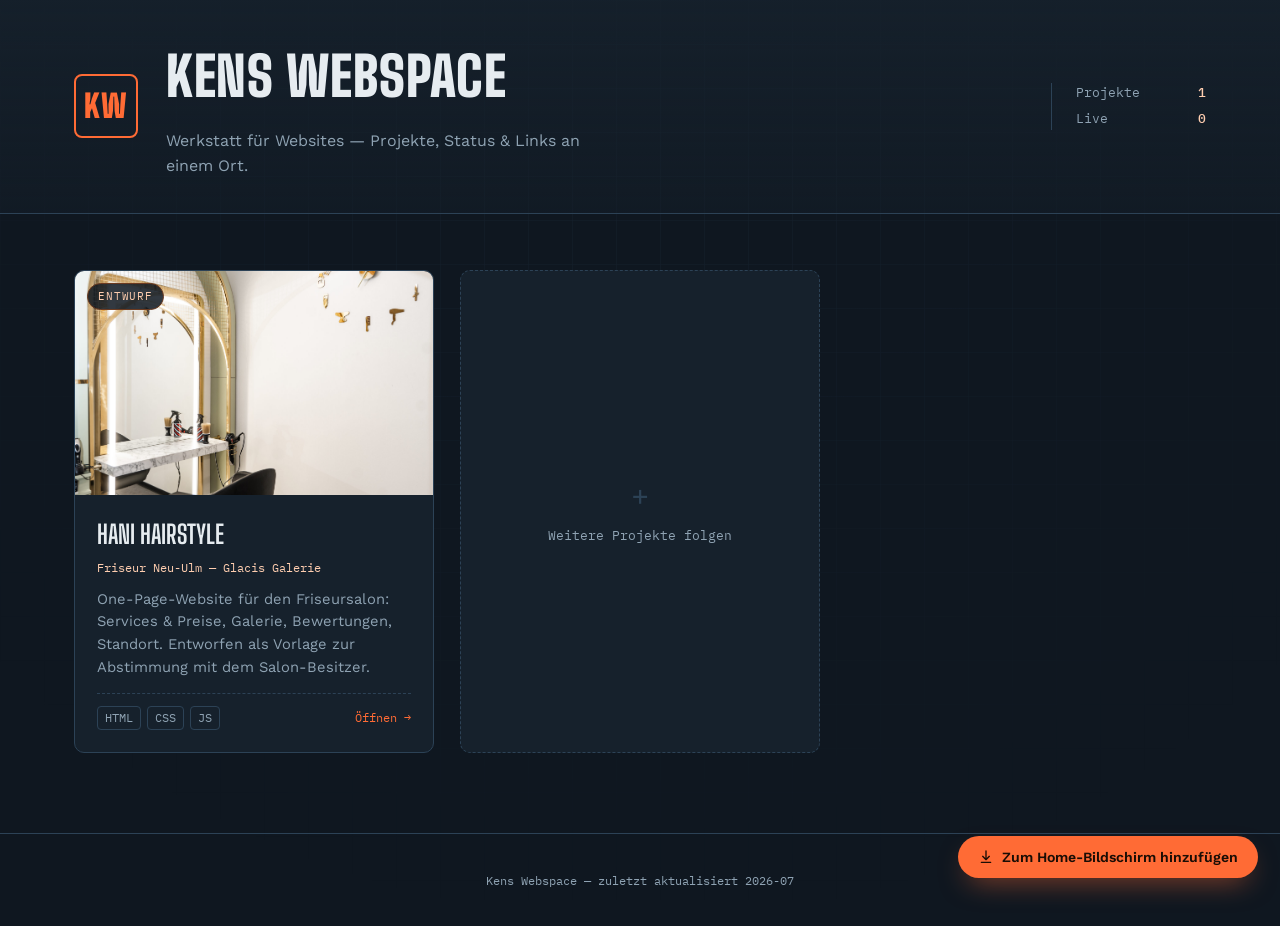
<file: index.html>
<!DOCTYPE html>
<html lang="de">
<head>
<meta charset="UTF-8">
<meta name="viewport" content="width=device-width, initial-scale=1.0, viewport-fit=cover">
<title>Kens Webspace</title>
<meta name="description" content="Kens Webspace – die Werkstatt-Übersicht aller Websites, die Ken baut und betreut.">
<meta name="theme-color" content="#0f1720">

<!-- PWA -->
<link rel="manifest" href="manifest.json">
<link rel="icon" href="assets/icons/icon-192.png">
<link rel="apple-touch-icon" href="assets/icons/apple-touch-icon.png">
<meta name="apple-mobile-web-app-capable" content="yes">
<meta name="apple-mobile-web-app-status-bar-style" content="black-translucent">
<meta name="apple-mobile-web-app-title" content="Kens Webspace">
<meta name="mobile-web-app-capable" content="yes">

<link rel="preconnect" href="https://fonts.googleapis.com">
<link rel="preconnect" href="https://fonts.gstatic.com" crossorigin>
<link href="https://fonts.googleapis.com/css2?family=Big+Shoulders+Display:wght@700;900&family=Work+Sans:wght@400;500;600&family=IBM+Plex+Mono:wght@400;500&display=swap" rel="stylesheet">

<link rel="stylesheet" href="css/style.css">
</head>
<body>

<div class="grid-bg" aria-hidden="true"></div>

<header class="titleblock">
  <div class="titleblock-inner">
    <div class="tb-mark">KW</div>
    <div class="tb-main">
      <h1>Kens Webspace</h1>
      <p class="tb-sub">Werkstatt für Websites &mdash; Projekte, Status &amp; Links an einem Ort.</p>
    </div>
    <div class="tb-meta">
      <span class="tb-meta-row"><span>Projekte</span><strong id="projectCount">&mdash;</strong></span>
      <span class="tb-meta-row"><span>Live</span><strong id="liveCount">&mdash;</strong></span>
    </div>
  </div>
</header>

<main id="main">
  <section class="board" aria-label="Projekte">
    <div id="cardGrid" class="card-grid"><!-- Karten werden per JS aus projects.json gerendert --></div>
  </section>
</main>

<footer class="site-footer">
  <p>Kens Webspace &mdash; zuletzt aktualisiert <span id="lastUpdated">&mdash;</span></p>
</footer>

<button id="installBtn" class="install-btn" hidden>
  <svg width="16" height="16" viewBox="0 0 24 24" fill="none" aria-hidden="true"><path d="M12 3v13m0 0 5-5m-5 5-5-5M5 20h14" stroke="currentColor" stroke-width="2" stroke-linecap="round" stroke-linejoin="round"/></svg>
  <span>Zum Home-Bildschirm hinzufügen</span>
</button>

<script src="js/app.js"></script>
</body>
</html>
</file>
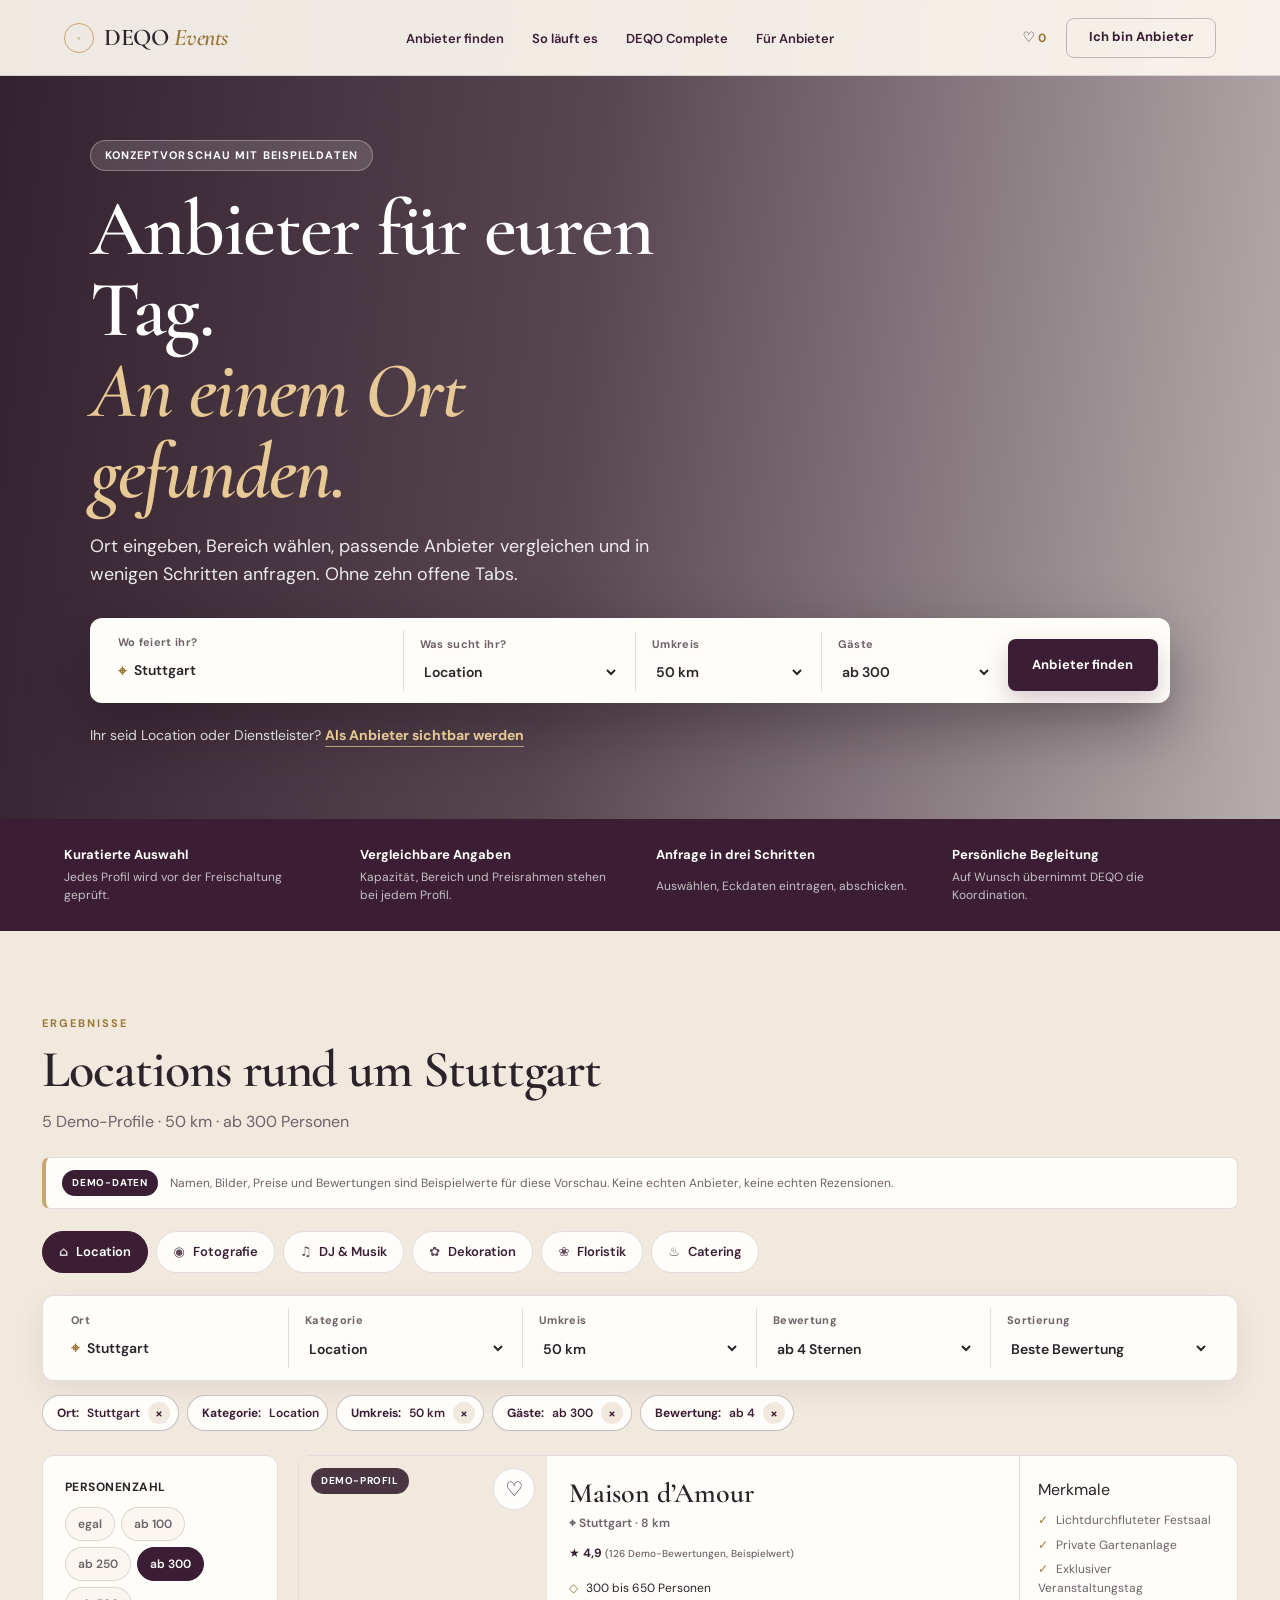
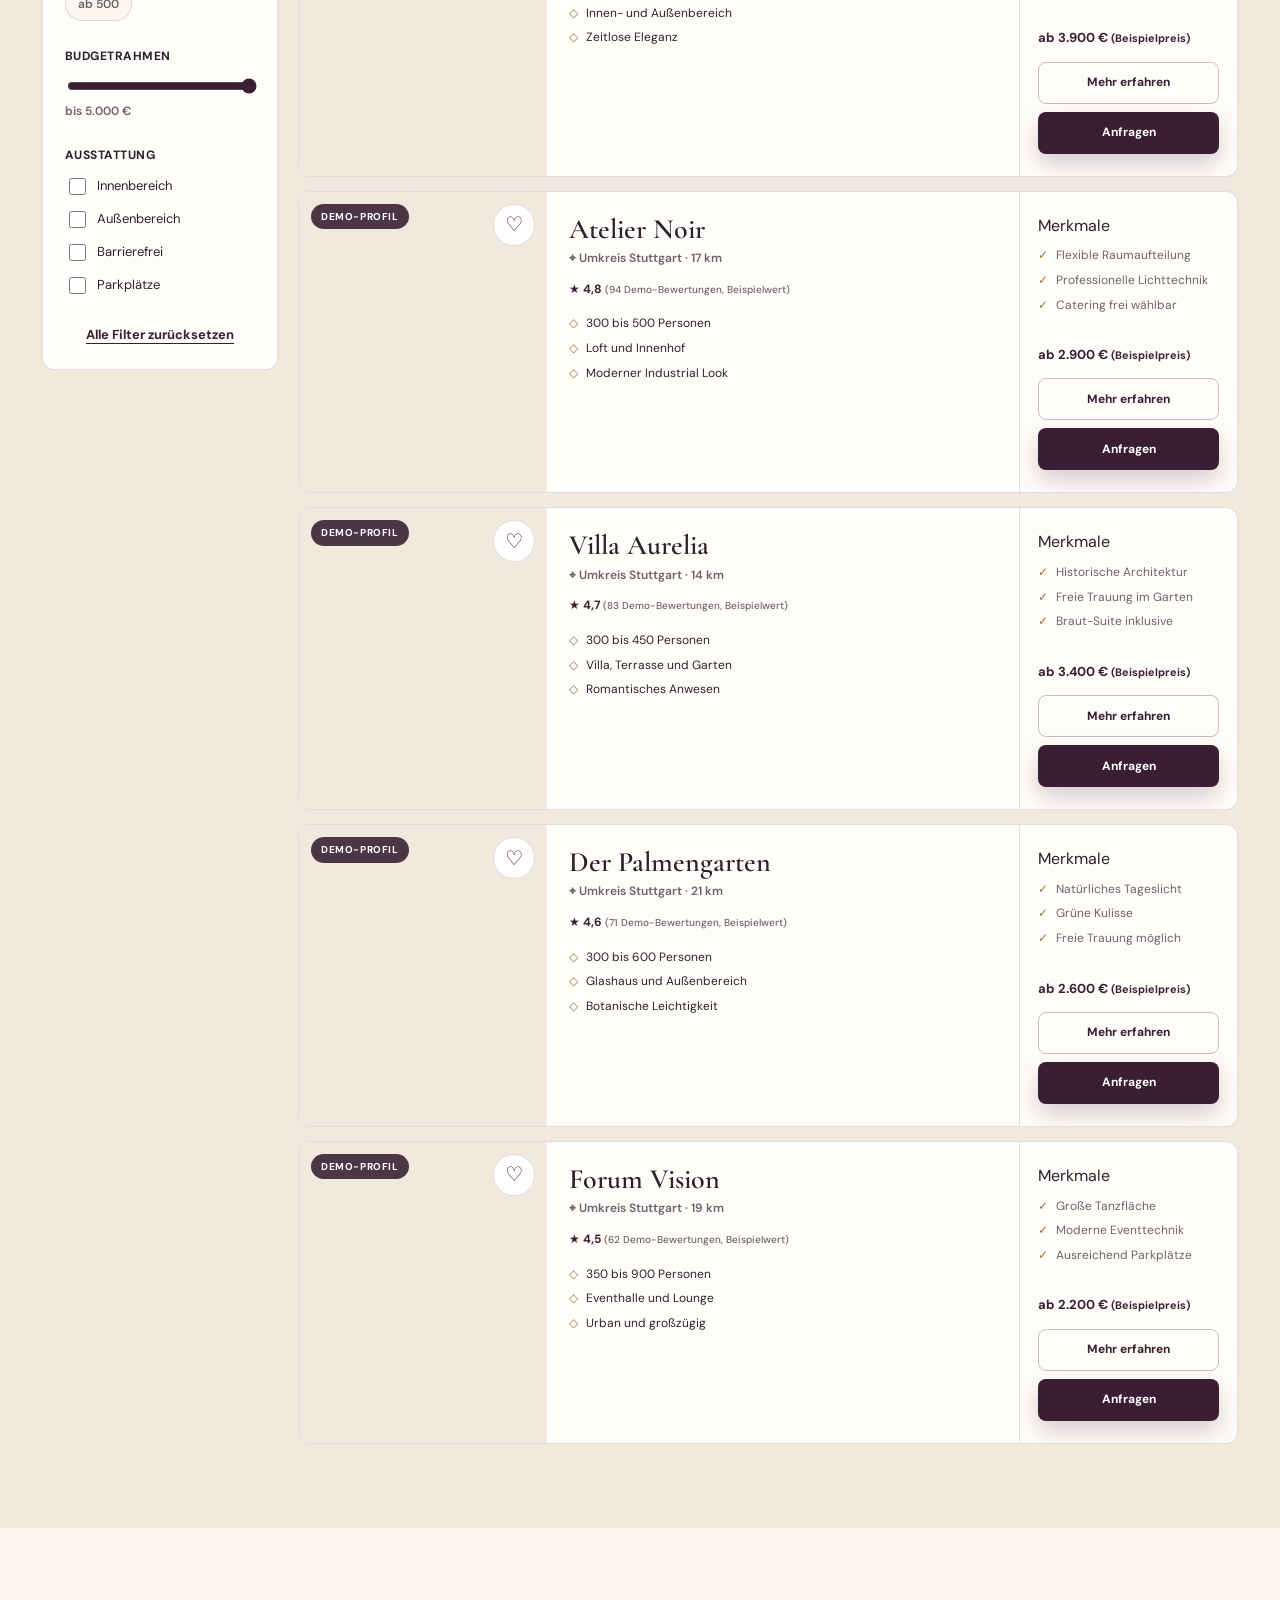
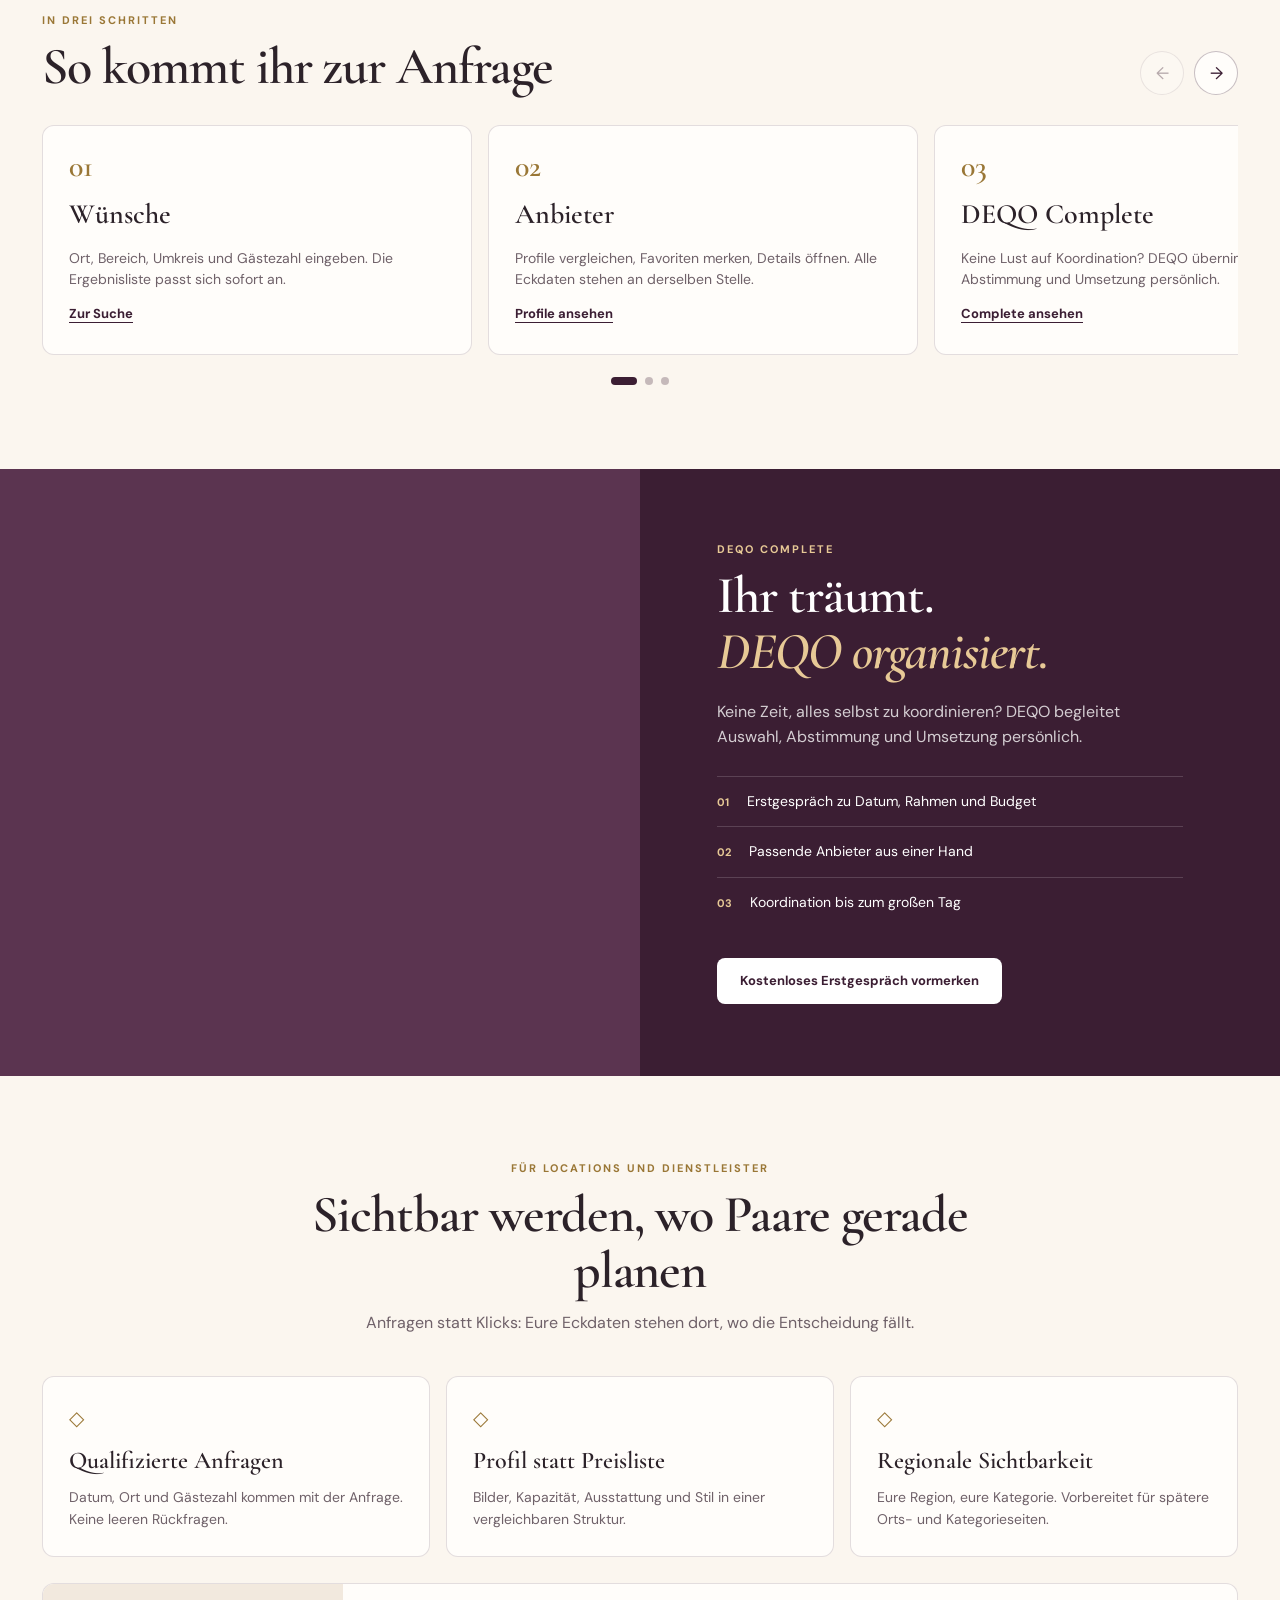
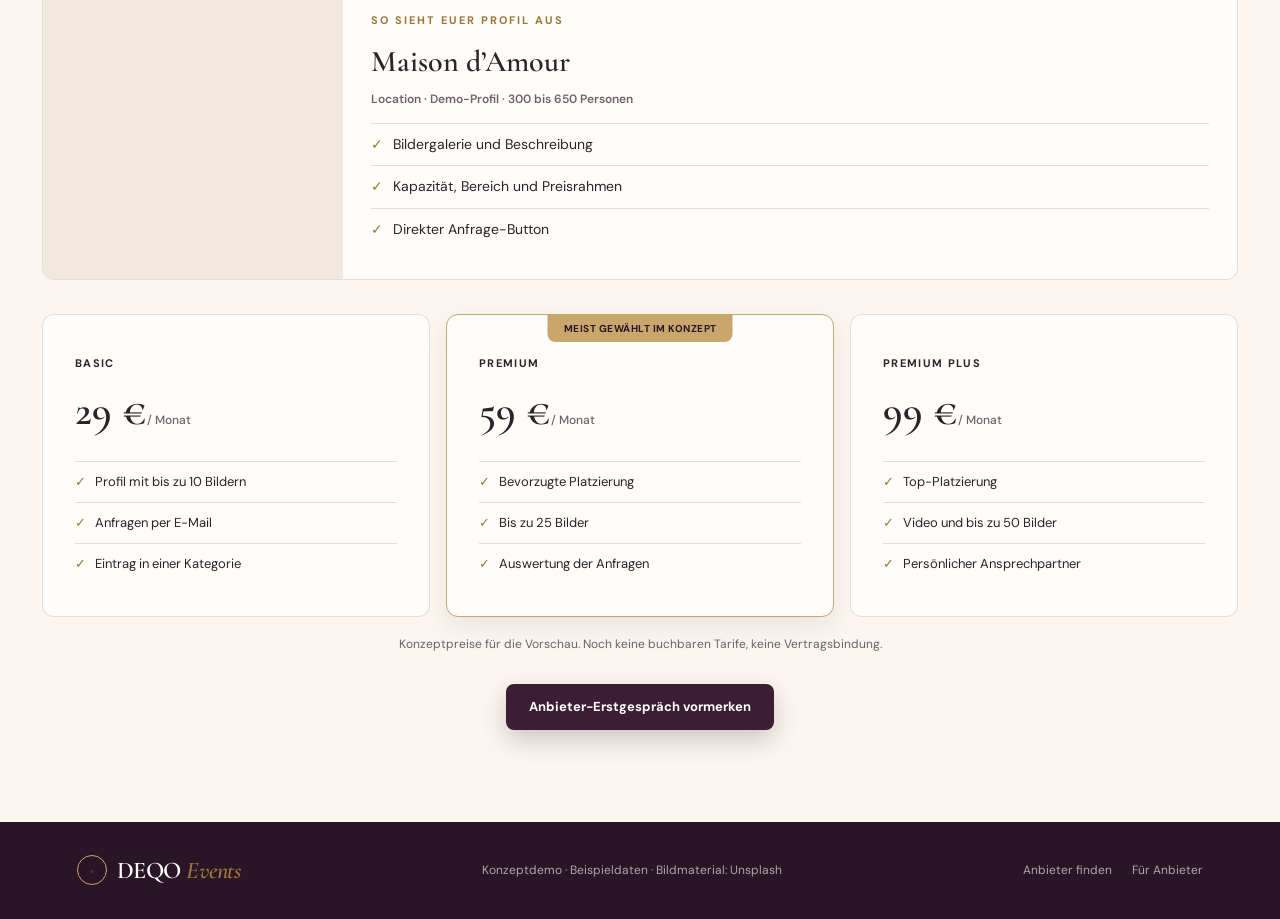
<file: deqo-events/index.html>
<!doctype html>
<html lang="de">
  <head>
    <meta charset="UTF-8" />
    <meta name="viewport" content="width=device-width, initial-scale=1.0" />
    <meta name="theme-color" content="#3b1e33" />
    <meta
      name="description"
      content="DEQO Events – Konzeptvorschau: Locations und Eventdienstleister an einem Ort finden, vergleichen und anfragen."
    />
    <title>DEQO Events – Anbieter finden für euren Tag</title>
    <meta property="og:type" content="website" />
    <meta property="og:title" content="DEQO Events – Anbieter finden für euren Tag" />
    <meta property="og:description" content="Konzeptvorschau: Locations und Eventdienstleister an einem Ort finden, vergleichen und anfragen." />
    <meta property="og:image" content="https://images.unsplash.com/photo-1519741497674-611481863552?auto=format&fit=crop&w=1200&q=80" />
    <meta property="og:locale" content="de_DE" />
    <meta name="twitter:card" content="summary_large_image" />
    <link rel="icon" href="data:image/svg+xml,%3Csvg xmlns='http://www.w3.org/2000/svg' viewBox='0 0 32 32'%3E%3Crect width='32' height='32' rx='7' fill='%233b1e33'/%3E%3Cpath d='M16 7l7 9-7 9-7-9z' fill='none' stroke='%23c9a66b' stroke-width='2'/%3E%3C/svg%3E" />
    <link rel="preconnect" href="https://fonts.googleapis.com" />
    <link rel="preconnect" href="https://fonts.gstatic.com" crossorigin />
    <link
      href="https://fonts.googleapis.com/css2?family=Cormorant+Garamond:ital,wght@0,500;0,600;1,500&family=DM+Sans:wght@400;500;600;700&display=swap"
      rel="stylesheet"
    />
    <link rel="stylesheet" href="styles.css" />
    <script src="app.js" defer></script>
  </head>
  <body>
    <a class="skip-link" href="#finden">Direkt zur Anbietersuche</a>

    <header class="site-header">
      <a class="brand" href="#top" aria-label="DEQO Events Startseite">
        <span class="brand-mark" aria-hidden="true">◇</span>
        <span>DEQO <em>Events</em></span>
      </a>

      <nav class="desktop-nav" aria-label="Hauptnavigation">
        <a href="#finden">Anbieter finden</a>
        <a href="#ablauf">So läuft es</a>
        <a href="#complete">DEQO Complete</a>
        <a href="#anbieter">Für Anbieter</a>
      </nav>

      <div class="header-actions">
        <button class="icon-button favorite-counter" id="favoritesButton" aria-pressed="false" aria-label="Nur gespeicherte Favoriten anzeigen">
          <span aria-hidden="true">♡</span> <span id="favoriteCount">0</span>
        </button>
        <a class="button button-ghost provider-entry" href="#anbieter">Ich bin Anbieter</a>
        <button class="menu-button" id="menuButton" aria-label="Menü öffnen" aria-expanded="false" aria-controls="mobileNav">☰</button>
      </div>
    </header>

    <nav class="mobile-nav" id="mobileNav" aria-label="Mobile Navigation">
      <a href="#finden">Anbieter finden</a>
      <a href="#ablauf">So läuft es</a>
      <a href="#complete">DEQO Complete</a>
      <a href="#anbieter">Für Anbieter</a>
    </nav>

    <main id="top">
      <section class="hero" aria-labelledby="heroTitle">
        <div class="hero-shade" aria-hidden="true"></div>
        <div class="hero-content">
          <p class="demo-flag">Konzeptvorschau mit Beispieldaten</p>
          <h1 id="heroTitle">Anbieter für euren Tag.<br /><em>An einem Ort gefunden.</em></h1>
          <p class="hero-copy">
            Ort eingeben, Bereich wählen, passende Anbieter vergleichen und in wenigen
            Schritten anfragen. Ohne zehn offene Tabs.
          </p>

          <form class="hero-search" id="heroSearch" novalidate>
            <label class="field">
              <span class="field-label">Wo feiert ihr?</span>
              <span class="field-control">
                <b aria-hidden="true">⌖</b>
                <input id="heroLocation" name="ort" type="text" autocomplete="address-level2" value="Stuttgart" placeholder="Stadt eingeben" />
              </span>
            </label>
            <label class="field">
              <span class="field-label">Was sucht ihr?</span>
              <select id="heroCategory"></select>
            </label>
            <label class="field">
              <span class="field-label">Umkreis</span>
              <select id="heroRadius">
                <option value="25">25 km</option>
                <option value="50" selected>50 km</option>
                <option value="75">75 km</option>
                <option value="100">100 km</option>
              </select>
            </label>
            <label class="field">
              <span class="field-label">Gäste</span>
              <select id="heroGuests">
                <option value="0">egal</option>
                <option value="100">ab 100</option>
                <option value="250">ab 250</option>
                <option value="300" selected>ab 300</option>
                <option value="500">ab 500</option>
              </select>
            </label>
            <button class="button button-primary search-submit" type="submit">Anbieter finden</button>
          </form>

          <p class="hero-secondary">
            Ihr seid Location oder Dienstleister?
            <a href="#anbieter">Als Anbieter sichtbar werden</a>
          </p>
        </div>
      </section>

      <section class="trust-strip" aria-label="Was diese Vorschau zeigt">
        <ul>
          <li><strong>Kuratierte Auswahl</strong><span>Jedes Profil wird vor der Freischaltung geprüft.</span></li>
          <li><strong>Vergleichbare Angaben</strong><span>Kapazität, Bereich und Preisrahmen stehen bei jedem Profil.</span></li>
          <li><strong>Anfrage in drei Schritten</strong><span>Auswählen, Eckdaten eintragen, abschicken.</span></li>
          <li><strong>Persönliche Begleitung</strong><span>Auf Wunsch übernimmt DEQO die Koordination.</span></li>
        </ul>
      </section>

      <section class="search-section" id="finden">
        <div class="search-top section">
          <div class="section-heading align-left">
            <p class="eyebrow">Ergebnisse</p>
            <h2 id="resultsTitle">Locations rund um Stuttgart</h2>
            <p id="searchSummary">5 Demo-Profile · 50 km · ab 300 Personen</p>
          </div>

          <div class="demo-note">
            <span>Demo-Daten</span>
            <p>Namen, Bilder, Preise und Bewertungen sind Beispielwerte für diese Vorschau. Keine echten Anbieter, keine echten Rezensionen.</p>
          </div>

          <div class="category-rail" id="categoryRail" role="group" aria-label="Bereich wählen"></div>

          <div class="filter-bar" aria-label="Suchfilter">
            <label class="field">
              <span class="field-label">Ort</span>
              <span class="field-control"><b aria-hidden="true">⌖</b><input id="locationFilter" type="text" autocomplete="address-level2" /></span>
            </label>
            <label class="field">
              <span class="field-label">Kategorie</span>
              <select id="categoryFilter"></select>
            </label>
            <label class="field">
              <span class="field-label">Umkreis</span>
              <select id="radiusFilter">
                <option value="25">25 km</option><option value="50" selected>50 km</option><option value="75">75 km</option><option value="100">100 km</option>
              </select>
            </label>
            <label class="field">
              <span class="field-label">Bewertung</span>
              <select id="ratingFilter">
                <option value="0">alle</option>
                <option value="3">ab 3 Sternen</option>
                <option value="4" selected>ab 4 Sternen</option>
                <option value="4.8">ab 4,8 Sternen</option>
              </select>
            </label>
            <label class="field">
              <span class="field-label">Sortierung</span>
              <select id="sortFilter">
                <option value="rating">Beste Bewertung</option>
                <option value="price">Günstigster Preis</option>
                <option value="distance">Kürzeste Entfernung</option>
              </select>
            </label>
          </div>

          <div class="active-filters" id="activeFilters" aria-label="Aktive Filter"></div>
        </div>

        <div class="section results-layout">
          <aside class="filter-aside" aria-label="Weitere Filter">
            <div>
              <span class="filter-label">Personenzahl</span>
              <div class="chip-row" id="guestChips">
                <button type="button" class="filter-chip" data-guests="0">egal</button>
                <button type="button" class="filter-chip" data-guests="100">ab 100</button>
                <button type="button" class="filter-chip" data-guests="250">ab 250</button>
                <button type="button" class="filter-chip active" data-guests="300">ab 300</button>
                <button type="button" class="filter-chip" data-guests="500">ab 500</button>
              </div>
            </div>
            <div>
              <span class="filter-label">Budgetrahmen</span>
              <label class="range-row">
                <input type="range" id="priceRange" min="500" max="5000" step="100" value="5000" />
                <output id="priceOutput">bis 5.000 €</output>
              </label>
            </div>
            <div>
              <span class="filter-label">Ausstattung</span>
              <label class="check-row"><input type="checkbox" data-feature="innen" /> Innenbereich</label>
              <label class="check-row"><input type="checkbox" data-feature="aussen" /> Außenbereich</label>
              <label class="check-row"><input type="checkbox" data-feature="barrierefrei" /> Barrierefrei</label>
              <label class="check-row"><input type="checkbox" data-feature="parkplatz" /> Parkplätze</label>
            </div>
            <button type="button" class="text-button" id="resetFilters">Alle Filter zurücksetzen</button>
          </aside>

          <div class="provider-list" id="providerList" aria-live="polite"></div>
        </div>
      </section>

      <section class="journey" id="ablauf" aria-labelledby="journeyTitle">
        <div class="journey-head">
          <div>
            <p class="eyebrow">In drei Schritten</p>
            <h2 id="journeyTitle">So kommt ihr zur Anfrage</h2>
          </div>
          <div class="journey-controls">
            <button type="button" class="round-button" id="journeyPrev" aria-label="Vorheriger Schritt">←</button>
            <button type="button" class="round-button" id="journeyNext" aria-label="Nächster Schritt">→</button>
          </div>
        </div>

        <div class="journey-track" id="journeyTrack" tabindex="0" aria-label="Schritte, horizontal scrollbar">
          <article class="journey-card" id="journey-1">
            <span class="journey-step">01</span>
            <h3>Wünsche</h3>
            <p>Ort, Bereich, Umkreis und Gästezahl eingeben. Die Ergebnisliste passt sich sofort an.</p>
            <a class="text-button" href="#finden">Zur Suche</a>
          </article>
          <article class="journey-card" id="journey-2">
            <span class="journey-step">02</span>
            <h3>Anbieter</h3>
            <p>Profile vergleichen, Favoriten merken, Details öffnen. Alle Eckdaten stehen an derselben Stelle.</p>
            <a class="text-button" href="#finden">Profile ansehen</a>
          </article>
          <article class="journey-card" id="journey-3">
            <span class="journey-step">03</span>
            <h3>DEQO Complete</h3>
            <p>Keine Lust auf Koordination? DEQO übernimmt Auswahl, Abstimmung und Umsetzung persönlich.</p>
            <a class="text-button" href="#complete">Complete ansehen</a>
          </article>
        </div>
        <div class="journey-dots" id="journeyDots" role="tablist" aria-label="Schritt wählen"></div>
      </section>

      <section class="complete-section" id="complete">
        <div class="complete-image" role="img" aria-label="Festlich gedeckte Tafel, Beispielbild"></div>
        <div class="complete-copy">
          <p class="eyebrow light">DEQO Complete</p>
          <h2>Ihr träumt.<br /><em>DEQO organisiert.</em></h2>
          <p>
            Keine Zeit, alles selbst zu koordinieren? DEQO begleitet Auswahl, Abstimmung
            und Umsetzung persönlich.
          </p>
          <ul>
            <li><span>01</span> Erstgespräch zu Datum, Rahmen und Budget</li>
            <li><span>02</span> Passende Anbieter aus einer Hand</li>
            <li><span>03</span> Koordination bis zum großen Tag</li>
          </ul>
          <button type="button" class="button button-light" data-open-request="complete">Kostenloses Erstgespräch vormerken</button>
        </div>
      </section>

      <section class="section provider-section" id="anbieter">
        <div class="section-heading">
          <p class="eyebrow">Für Locations und Dienstleister</p>
          <h2>Sichtbar werden, wo Paare gerade planen</h2>
          <p>Anfragen statt Klicks: Eure Eckdaten stehen dort, wo die Entscheidung fällt.</p>
        </div>

        <div class="provider-benefits">
          <article>
            <span aria-hidden="true">◇</span>
            <h3>Qualifizierte Anfragen</h3>
            <p>Datum, Ort und Gästezahl kommen mit der Anfrage. Keine leeren Rückfragen.</p>
          </article>
          <article>
            <span aria-hidden="true">◇</span>
            <h3>Profil statt Preisliste</h3>
            <p>Bilder, Kapazität, Ausstattung und Stil in einer vergleichbaren Struktur.</p>
          </article>
          <article>
            <span aria-hidden="true">◇</span>
            <h3>Regionale Sichtbarkeit</h3>
            <p>Eure Region, eure Kategorie. Vorbereitet für spätere Orts- und Kategorieseiten.</p>
          </article>
        </div>

        <div class="profile-preview">
          <div class="profile-preview-visual" role="img" aria-label="Beispielbild eines Anbieterprofils"></div>
          <div class="profile-preview-copy">
            <p class="eyebrow">So sieht euer Profil aus</p>
            <h3>Maison d’Amour</h3>
            <p class="preview-meta">Location · Demo-Profil · 300 bis 650 Personen</p>
            <ul>
              <li>Bildergalerie und Beschreibung</li>
              <li>Kapazität, Bereich und Preisrahmen</li>
              <li>Direkter Anfrage-Button</li>
            </ul>
          </div>
        </div>

        <div class="pricing-grid">
          <article class="price-card">
            <p class="plan-name">Basic</p>
            <h3>29 €<small>/ Monat</small></h3>
            <ul><li>Profil mit bis zu 10 Bildern</li><li>Anfragen per E-Mail</li><li>Eintrag in einer Kategorie</li></ul>
          </article>
          <article class="price-card featured">
            <span class="popular-badge">Meist gewählt im Konzept</span>
            <p class="plan-name">Premium</p>
            <h3>59 €<small>/ Monat</small></h3>
            <ul><li>Bevorzugte Platzierung</li><li>Bis zu 25 Bilder</li><li>Auswertung der Anfragen</li></ul>
          </article>
          <article class="price-card">
            <p class="plan-name">Premium Plus</p>
            <h3>99 €<small>/ Monat</small></h3>
            <ul><li>Top-Platzierung</li><li>Video und bis zu 50 Bilder</li><li>Persönlicher Ansprechpartner</li></ul>
          </article>
        </div>
        <p class="pricing-note">Konzeptpreise für die Vorschau. Noch keine buchbaren Tarife, keine Vertragsbindung.</p>

        <div class="provider-cta">
          <button type="button" class="button button-primary" data-open-request="anbieter">Anbieter-Erstgespräch vormerken</button>
        </div>
      </section>
    </main>

    <footer>
      <a class="brand" href="#top"><span class="brand-mark" aria-hidden="true">◇</span><span>DEQO <em>Events</em></span></a>
      <p>Konzeptdemo · Beispieldaten · Bildmaterial: Unsplash</p>
      <div><a href="#finden">Anbieter finden</a><a href="#anbieter">Für Anbieter</a></div>
    </footer>

    <dialog class="provider-dialog" id="providerDialog" aria-label="Anbieterdetails">
      <button type="button" class="dialog-close" id="closeDialog" aria-label="Detailansicht schließen">×</button>
      <div id="dialogContent"></div>
    </dialog>

    <dialog class="request-dialog" id="requestDialog" aria-labelledby="requestTitle">
      <button type="button" class="dialog-close dark" id="closeRequest" aria-label="Anfrage schließen">×</button>
      <div id="requestContent"></div>
    </dialog>

    <div class="toast" id="toast" role="status" aria-live="polite"></div>
  </body>
</html>
</file>
<file: css/style.css>
/* ==========================================================================
   Kens Webspace — Werkstatt-Übersicht (dunkles Blueprint-Thema, bewusst)
   ========================================================================== */

:root {
  --ink: #0f1720;
  --panel: #16212c;
  --panel-hover: #1b2935;
  --line: #2c4256;
  --line-soft: rgba(44, 66, 86, .55);
  --accent: #ff6b35;
  --accent-soft: #ffceb0;
  --text: #e6ecf0;
  --text-muted: #8fa3b3;
  --mono: "IBM Plex Mono", ui-monospace, monospace;
  --display: "Big Shoulders Display", "Arial Narrow", sans-serif;
  --body-font: "Work Sans", "Segoe UI", sans-serif;
  --radius: 10px;
}

* { box-sizing: border-box; }

body {
  margin: 0;
  min-height: 100svh;
  background: var(--ink);
  color: var(--text);
  font-family: var(--body-font);
  line-height: 1.55;
  -webkit-font-smoothing: antialiased;
}

a { color: inherit; }

/* Blueprint graph-paper backdrop */
.grid-bg {
  position: fixed; inset: 0; z-index: 0; pointer-events: none;
  background-image:
    linear-gradient(var(--line-soft) 1px, transparent 1px),
    linear-gradient(90deg, var(--line-soft) 1px, transparent 1px);
  background-size: 44px 44px;
  opacity: .35;
  mask-image: radial-gradient(circle at 50% 0%, rgba(0,0,0,.9), transparent 85%);
}

/* ===== Title block (drafting-table header) ===== */
.titleblock {
  position: relative; z-index: 1;
  border-bottom: 1px solid var(--line);
  background: linear-gradient(180deg, rgba(22,33,44,.9), rgba(22,33,44,.4));
}
.titleblock-inner {
  max-width: 1180px; margin: 0 auto; padding: 34px 24px;
  display: grid; grid-template-columns: auto 1fr auto; gap: 28px; align-items: center;
}
.tb-mark {
  font-family: var(--display); font-weight: 900; font-size: 2rem; letter-spacing: .02em;
  width: 64px; height: 64px; border: 2px solid var(--accent); border-radius: 8px;
  display: flex; align-items: center; justify-content: center; color: var(--accent);
  flex-shrink: 0;
}
.tb-main h1 {
  font-family: var(--display); font-weight: 900; font-size: clamp(2.2rem, 5vw, 3.4rem);
  letter-spacing: .01em; margin: 0 0 .2em; text-transform: uppercase; text-wrap: balance;
}
.tb-sub { margin: 0; color: var(--text-muted); font-size: 1rem; max-width: 46ch; }
.tb-meta {
  display: flex; flex-direction: column; gap: 6px; font-family: var(--mono); font-size: .82rem;
  color: var(--text-muted); border-left: 1px solid var(--line); padding-left: 24px;
}
.tb-meta-row { display: flex; justify-content: space-between; gap: 16px; min-width: 130px; }
.tb-meta-row strong { color: var(--accent-soft); font-weight: 500; font-variant-numeric: tabular-nums; }

/* ===== Board / card grid ===== */
.board { position: relative; z-index: 1; max-width: 1180px; margin: 0 auto; padding: 56px 24px 80px; }

.card-grid {
  display: grid; grid-template-columns: repeat(auto-fill, minmax(300px, 1fr)); gap: 26px;
}

.project-card {
  position: relative; background: var(--panel); border: 1px solid var(--line); border-radius: var(--radius);
  overflow: hidden; text-decoration: none; color: var(--text); display: flex; flex-direction: column;
  transition: transform .25s ease, border-color .25s ease, background .25s ease;
}
.project-card:hover { transform: translateY(-4px); border-color: var(--accent); background: var(--panel-hover); }
.project-card:focus-visible { outline: 2px solid var(--accent); outline-offset: 2px; }

.card-thumb { position: relative; aspect-ratio: 16/10; overflow: hidden; background: var(--ink); }
.card-thumb img { width: 100%; height: 100%; object-fit: cover; display: block; transition: transform .5s ease; }
.project-card:hover .card-thumb img { transform: scale(1.05); }

.card-status {
  position: absolute; top: 12px; left: 12px; font-family: var(--mono); font-size: .68rem;
  letter-spacing: .08em; text-transform: uppercase; padding: 4px 10px; border-radius: 999px;
  background: rgba(15,23,32,.85); border: 1px solid var(--line);
}
.card-status[data-status="live"] { color: #7bd88f; border-color: #2f5c3d; }
.card-status[data-status="entwurf"] { color: var(--accent-soft); border-color: #6b3a20; }

.card-body { padding: 20px 22px 22px; display: flex; flex-direction: column; gap: 10px; flex: 1; }
.card-title { font-family: var(--display); font-weight: 700; font-size: 1.6rem; text-transform: uppercase; margin: 0; text-wrap: balance; }
.card-tagline { font-family: var(--mono); font-size: .78rem; color: var(--accent-soft); margin: -6px 0 0; }
.card-desc { color: var(--text-muted); font-size: .92rem; margin: 0; flex: 1; }

.card-foot {
  display: flex; align-items: center; justify-content: space-between; gap: 12px;
  font-family: var(--mono); font-size: .74rem; color: var(--text-muted);
  border-top: 1px dashed var(--line); padding-top: 12px; margin-top: 4px;
}
.card-tags { display: flex; gap: 6px; flex-wrap: wrap; }
.card-tags span { border: 1px solid var(--line); border-radius: 4px; padding: 2px 7px; }
.card-open { color: var(--accent); display: inline-flex; align-items: center; gap: 4px; white-space: nowrap; }
.project-card:hover .card-open { text-decoration: underline; }

/* Placeholder "coming soon" card */
.project-card.is-placeholder {
  align-items: center; justify-content: center; text-align: center; gap: 8px;
  border-style: dashed; color: var(--text-muted); min-height: 220px; padding: 30px;
}
.project-card.is-placeholder .plus { font-family: var(--display); font-size: 2.6rem; color: var(--line); line-height: 1; }
.project-card.is-placeholder span { font-family: var(--mono); font-size: .8rem; }

/* ===== Footer ===== */
.site-footer {
  position: relative; z-index: 1; text-align: center; padding: 24px;
  font-family: var(--mono); font-size: .78rem; color: var(--text-muted);
  border-top: 1px solid var(--line);
}

/* ===== Install button ===== */
.install-btn {
  position: fixed; bottom: 22px; right: 22px; z-index: 10;
  display: inline-flex; align-items: center; gap: 8px;
  background: var(--accent); color: #1a0d05; border: none; border-radius: 999px;
  padding: 13px 20px; font-family: var(--body-font); font-weight: 600; font-size: .88rem;
  cursor: pointer; box-shadow: 0 12px 28px -10px rgba(255,107,53,.55);
  transition: transform .2s ease;
}
.install-btn:hover { transform: translateY(-2px); }

@media (max-width: 720px) {
  .titleblock-inner { grid-template-columns: 1fr; text-align: left; }
  .tb-meta { border-left: none; border-top: 1px solid var(--line); padding-left: 0; padding-top: 14px; flex-direction: row; gap: 24px; }
  .tb-meta-row { flex-direction: column; gap: 2px; min-width: 0; }
  .install-btn span { display: none; }
}

@media (prefers-reduced-motion: reduce) {
  .project-card, .card-thumb img, .install-btn { transition: none; }
}
</file>
<file: deqo-events/styles.css>
/* DEQO Events – Version 1.5 – Konzeptvorschau
   Palette: warmes Creme, tiefes Pflaume, zurückhaltendes Champagnergold */

:root {
  --cream: #fbf6ef;
  --cream-deep: #f2e9de;
  --cream-card: #fffdfa;
  --plum: #3b1e33;
  --plum-soft: #5b3450;
  --plum-ink: #2a1526;
  --champagne: #c9a66b;
  --champagne-deep: #9a7736;
  --ink: #2c2229;
  --muted: #6f6169;
  --line: rgba(59, 30, 51, 0.14);
  --line-strong: rgba(59, 30, 51, 0.28);
  --shadow: 0 22px 60px rgba(42, 21, 38, 0.13);
  --shadow-soft: 0 10px 28px rgba(42, 21, 38, 0.08);
  --serif: "Cormorant Garamond", "Iowan Old Style", Georgia, serif;
  --sans: "DM Sans", system-ui, -apple-system, Segoe UI, sans-serif;
  --radius: 12px;
}

* { box-sizing: border-box; }
html { scroll-behavior: smooth; scroll-padding-top: 90px; }
body {
  background: var(--cream);
  color: var(--ink);
  font-family: var(--sans);
  line-height: 1.55;
  margin: 0;
  overflow-x: hidden;
}
button, input, select, output { font: inherit; }
button { cursor: pointer; }
a { color: inherit; text-decoration: none; }
h1, h2, h3 { margin: 0; }

:focus-visible {
  outline: 3px solid var(--plum);
  outline-offset: 2px;
  border-radius: 4px;
}

.skip-link {
  background: var(--plum);
  border-radius: 0 0 8px 0;
  color: #fff;
  font-size: 13px;
  font-weight: 700;
  left: 0;
  padding: 12px 18px;
  position: fixed;
  top: 0;
  transform: translateY(-120%);
  transition: transform .2s ease;
  z-index: 200;
}
.skip-link:focus-visible { transform: translateY(0); }

/* ---------- Header ---------- */
.site-header {
  align-items: center;
  background: rgba(251, 246, 239, 0.94);
  backdrop-filter: blur(16px);
  border-bottom: 1px solid var(--line);
  display: flex;
  gap: 16px;
  height: 76px;
  justify-content: space-between;
  left: 0;
  padding: 0 clamp(16px, 5vw, 72px);
  position: fixed;
  right: 0;
  top: 0;
  z-index: 60;
}
.brand { align-items: center; display: inline-flex; font-family: var(--serif); font-size: 24px; font-weight: 600; gap: 10px; letter-spacing: -.02em; white-space: nowrap; }
.brand em { color: var(--champagne-deep); font-style: italic; }
.brand-mark {
  align-items: center; border: 1px solid var(--champagne); border-radius: 50%;
  color: var(--champagne-deep); display: inline-flex; font-size: 13px; height: 30px;
  justify-content: center; width: 30px;
}
.desktop-nav { display: flex; gap: 28px; }
.desktop-nav a { color: var(--plum); font-size: 13px; font-weight: 600; padding: 27px 0 24px; position: relative; }
.desktop-nav a::after {
  background: var(--champagne); bottom: 20px; content: ""; height: 2px; left: 0;
  position: absolute; transform: scaleX(0); transform-origin: left; transition: transform .25s ease; width: 100%;
}
.desktop-nav a:hover::after, .desktop-nav a.active::after { transform: scaleX(1); }
.header-actions { align-items: center; display: flex; gap: 10px; }
.icon-button { background: transparent; border: 0; border-radius: 6px; color: var(--plum); font-size: 14px; font-weight: 700; padding: 9px 10px; }
.favorite-counter span:last-child { color: var(--champagne-deep); font-size: 12px; }
.favorite-counter[aria-pressed="true"] { background: var(--plum); color: #fff; }
.favorite-counter[aria-pressed="true"] span:last-child { color: #e7c996; }
.menu-button { background: transparent; border: 0; color: var(--plum); display: none; font-size: 24px; padding: 6px 10px; }
.mobile-nav {
  background: var(--cream-card); border: 1px solid var(--line); border-radius: var(--radius);
  box-shadow: var(--shadow); display: none; left: 12px; padding: 16px; position: fixed;
  right: 12px; top: 72px; z-index: 59;
}
.mobile-nav.open { display: grid; gap: 4px; }
.mobile-nav a { border-radius: 8px; font-size: 15px; font-weight: 600; padding: 12px 10px; }
.mobile-nav a:hover { background: var(--cream-deep); }

/* ---------- Buttons ---------- */
.button {
  align-items: center; border: 1px solid transparent; border-radius: 8px; display: inline-flex;
  font-size: 13px; font-weight: 700; justify-content: center; min-height: 46px; padding: 0 22px;
  text-align: center; transition: transform .18s ease, box-shadow .18s ease, background .18s ease, color .18s ease;
}
.button:hover { transform: translateY(-2px); }
.button-primary { background: var(--plum); box-shadow: 0 10px 24px rgba(59, 30, 51, .22); color: #fff; }
.button-primary:hover { background: var(--plum-soft); }
.button-ghost { background: transparent; border-color: var(--line-strong); color: var(--plum); min-height: 40px; }
.button-ghost:hover { background: var(--cream-deep); }
.button-outline { background: transparent; border-color: var(--line-strong); color: var(--plum); width: 100%; }
.button-outline:hover { border-color: var(--plum); }
.button-light { background: #fff; color: var(--plum); }
.text-button {
  background: none; border: 0; color: var(--plum); font-size: 13px; font-weight: 700;
  padding: 2px 0; text-decoration: underline; text-underline-offset: 4px;
}
.round-button {
  align-items: center; background: var(--cream-card); border: 1px solid var(--line-strong); border-radius: 50%;
  color: var(--plum); display: inline-flex; font-size: 17px; height: 44px; justify-content: center; width: 44px;
}
.round-button:hover:not(:disabled) { background: var(--plum); color: #fff; }
.round-button:disabled { cursor: default; opacity: .35; }

/* ---------- Hero ---------- */
.hero {
  align-items: center;
  background-image: url("https://images.unsplash.com/photo-1519741497674-611481863552?auto=format&fit=crop&w=2000&q=80");
  background-position: 60% center; background-size: cover;
  display: flex; min-height: 700px; padding: 140px clamp(16px, 7vw, 100px) 72px; position: relative;
}
.hero-shade {
  background: linear-gradient(96deg, rgba(34, 15, 29, .92) 0%, rgba(41, 20, 36, .78) 45%, rgba(41, 20, 36, .32) 100%);
  inset: 0; position: absolute;
}
.hero-content { color: #fff; margin: 0 auto; max-width: 1240px; position: relative; width: 100%; z-index: 2; }
.demo-flag {
  background: rgba(255, 255, 255, .14); border: 1px solid rgba(255, 255, 255, .3); border-radius: 100px;
  display: inline-block; font-size: 11px; font-weight: 700; letter-spacing: .1em;
  margin: 0 0 18px; padding: 6px 14px; text-transform: uppercase;
}
.hero h1 { font-family: var(--serif); font-size: clamp(42px, 6.2vw, 84px); font-weight: 600; letter-spacing: -.02em; line-height: 1.02; max-width: 15ch; }
.hero h1 em { color: #e7c996; font-style: italic; }
.hero-copy { color: rgba(255, 255, 255, .9); font-size: clamp(15px, 1.4vw, 18px); margin: 20px 0 30px; max-width: 52ch; }

.hero-search {
  align-items: end; background: var(--cream-card); border-radius: var(--radius);
  box-shadow: 0 24px 60px rgba(20, 8, 17, .35); color: var(--ink); display: grid;
  gap: 0; grid-template-columns: 1.3fr 1fr .8fr .8fr auto; max-width: 1080px; padding: 12px;
}
.field { display: grid; gap: 4px; min-width: 0; padding: 4px 16px; }
.hero-search .field, .filter-bar .field { border-right: 1px solid var(--line); }
.hero-search .field:nth-last-child(2), .filter-bar .field:last-child { border-right: 0; }
.field-label { color: var(--muted); font-size: 11px; font-weight: 700; letter-spacing: .03em; }
.field input, .field select {
  background: transparent; border: 0; color: var(--ink); font-size: 14px; font-weight: 600;
  min-width: 0; outline-offset: 4px; padding: 5px 0; width: 100%;
}
.field-control { align-items: center; display: flex; gap: 8px; min-width: 0; }
.field-control b { color: var(--champagne-deep); font-size: 15px; }
.search-submit { min-height: 52px; min-width: 150px; }
.hero-secondary { color: rgba(255, 255, 255, .82); font-size: 14px; margin: 22px 0 0; }
.hero-secondary a { border-bottom: 1px solid rgba(231, 201, 150, .7); color: #e7c996; font-weight: 700; padding-bottom: 2px; }

/* ---------- Trust ---------- */
.trust-strip { background: var(--plum); color: #fff; padding: 26px clamp(16px, 5vw, 72px); }
.trust-strip ul {
  display: grid; gap: 18px 32px; grid-template-columns: repeat(4, 1fr); list-style: none;
  margin: 0 auto; max-width: 1240px; padding: 0;
}
.trust-strip li { display: grid; gap: 3px; }
.trust-strip strong { font-size: 13px; }
.trust-strip span { color: rgba(255, 255, 255, .72); font-size: 12px; }

/* ---------- Sections ---------- */
.section { margin: 0 auto; max-width: 1240px; padding: 84px 22px; }
.section-heading { margin: 0 auto 40px; max-width: 700px; text-align: center; }
.section-heading.align-left { margin: 0 0 22px; text-align: left; }
.section-heading h2, .complete-copy h2, .journey h2 {
  font-family: var(--serif); font-size: clamp(32px, 4.2vw, 52px); font-weight: 600; letter-spacing: -.02em; line-height: 1.08;
}
.section-heading > p:last-child { color: var(--muted); margin: 12px 0 0; }
.eyebrow { color: var(--champagne-deep); font-size: 11px; font-weight: 700; letter-spacing: .18em; margin: 0 0 10px; text-transform: uppercase; }
.eyebrow.light { color: #e7c996; }

/* ---------- Suche ---------- */
.search-section { background: var(--cream-deep); }
.search-top { padding-bottom: 16px; }
.demo-note {
  align-items: center; background: var(--cream-card); border: 1px solid var(--line);
  border-left: 4px solid var(--champagne); border-radius: 8px; display: flex; flex-wrap: wrap;
  gap: 12px; margin: 0 0 22px; padding: 12px 16px;
}
.demo-note span {
  background: var(--plum); border-radius: 100px; color: #fff; font-size: 10px; font-weight: 700;
  letter-spacing: .08em; padding: 5px 10px; text-transform: uppercase; white-space: nowrap;
}
.demo-note p { color: var(--muted); font-size: 12px; margin: 0; }

.category-rail { display: flex; gap: 8px; margin-bottom: 16px; overflow-x: auto; padding-bottom: 6px; scrollbar-width: thin; }
.category-rail button {
  align-items: center; background: var(--cream-card); border: 1px solid var(--line); border-radius: 100px;
  color: var(--plum); display: inline-flex; flex: 0 0 auto; font-size: 13px; font-weight: 600;
  gap: 8px; min-height: 42px; padding: 0 16px;
}
.category-rail button:hover { border-color: var(--plum); }
.category-rail button[aria-pressed="true"] { background: var(--plum); border-color: var(--plum); color: #fff; }
.category-rail button i { font-style: normal; opacity: .8; }

.filter-bar {
  background: var(--cream-card); border: 1px solid var(--line); border-radius: var(--radius);
  box-shadow: var(--shadow-soft); display: grid; grid-template-columns: repeat(5, 1fr); padding: 12px;
}
.active-filters { display: flex; flex-wrap: wrap; gap: 8px; margin-top: 14px; min-height: 30px; }
.active-filter {
  align-items: center; background: var(--cream-card); border: 1px solid var(--line-strong); border-radius: 100px;
  color: var(--plum); display: inline-flex; font-size: 12px; font-weight: 600; gap: 8px; padding: 6px 8px 6px 14px;
}
.active-filter b { font-weight: 700; }
.active-filter button {
  align-items: center; background: var(--cream-deep); border: 0; border-radius: 50%; color: var(--plum);
  display: inline-flex; font-size: 14px; height: 22px; justify-content: center; line-height: 1; width: 22px;
}
.active-filter button:hover { background: var(--plum); color: #fff; }

.results-layout { display: grid; gap: 20px; grid-template-columns: 236px 1fr; padding-top: 8px; }
.filter-aside {
  align-self: start; background: var(--cream-card); border: 1px solid var(--line); border-radius: var(--radius);
  display: grid; gap: 26px; padding: 22px; position: sticky; top: 92px;
}
.filter-aside > div { display: grid; gap: 10px; }
.filter-label { font-size: 12px; font-weight: 700; letter-spacing: .04em; text-transform: uppercase; }
.chip-row { display: flex; flex-wrap: wrap; gap: 6px; }
.filter-chip {
  background: var(--cream); border: 1px solid var(--line); border-radius: 100px; color: var(--muted);
  font-size: 12px; font-weight: 600; min-height: 34px; padding: 0 12px;
}
.filter-chip.active { background: var(--plum); border-color: var(--plum); color: #fff; }
.range-row { display: grid; gap: 6px; }
.range-row input { accent-color: var(--plum); width: 100%; }
.range-row output { color: var(--muted); font-size: 12px; font-weight: 600; }
.check-row { align-items: center; color: var(--ink); display: flex; font-size: 13px; gap: 8px; }
.check-row input { accent-color: var(--plum); height: 17px; width: 17px; }

.provider-list { display: grid; gap: 14px; }
.provider-card {
  background: var(--cream-card); border: 1px solid var(--line); border-radius: var(--radius);
  display: grid; grid-template-columns: 248px 1fr 218px; overflow: hidden;
  transition: box-shadow .22s ease, transform .22s ease;
}
.provider-card:hover { box-shadow: var(--shadow); transform: translateY(-3px); }
.provider-image { background-color: var(--cream-deep); background-position: center; background-size: cover; min-height: 216px; position: relative; }
.provider-badge {
  background: rgba(42, 21, 38, .84); border-radius: 100px; color: #fff; font-size: 10px; font-weight: 700;
  left: 12px; letter-spacing: .06em; padding: 5px 10px; position: absolute; text-transform: uppercase; top: 12px;
}
.favorite-button {
  align-items: center; background: rgba(255, 255, 255, .94); border: 1px solid var(--line); border-radius: 50%;
  color: var(--plum); display: flex; font-size: 20px; height: 42px; justify-content: center;
  position: absolute; right: 12px; top: 12px; width: 42px;
}
.favorite-button.active { background: var(--plum); border-color: var(--plum); color: #fff; }
.provider-main { padding: 22px; }
.provider-main h3 { font-family: var(--serif); font-size: 28px; font-weight: 600; line-height: 1.12; }
.provider-main .location { color: var(--muted); font-size: 12px; font-weight: 600; margin: 4px 0 8px; }
.rating { color: var(--plum); font-size: 12px; font-weight: 700; }
.rating small { color: var(--muted); font-weight: 500; }
.provider-facts { color: var(--ink); display: grid; font-size: 12px; gap: 6px; margin-top: 14px; }
.provider-facts span::before { color: var(--champagne-deep); content: "◇"; margin-right: 8px; }
.provider-side { border-left: 1px solid var(--line); display: flex; flex-direction: column; gap: 12px; justify-content: space-between; padding: 22px 18px; }
.provider-side > span { font-size: 11px; font-weight: 700; letter-spacing: .04em; text-transform: uppercase; }
.provider-side ul { color: var(--muted); font-size: 12px; list-style: none; margin: 8px 0 0; padding: 0; }
.provider-side li { margin: 6px 0; }
.provider-side li::before { color: var(--champagne-deep); content: "✓"; font-weight: 700; margin-right: 8px; }
.provider-price { color: var(--plum); font-size: 13px; font-weight: 700; }
.provider-actions { display: grid; gap: 8px; }
.provider-actions .button { font-size: 12px; min-height: 42px; padding: 0 10px; width: 100%; }
.empty-state {
  background: var(--cream-card); border: 1px dashed var(--line-strong); border-radius: var(--radius);
  display: grid; gap: 10px; justify-items: start; padding: 30px;
}
.empty-state h3 { font-family: var(--serif); font-size: 26px; font-weight: 600; }
.empty-state p { color: var(--muted); font-size: 14px; margin: 0; max-width: 54ch; }

/* ---------- Journey ---------- */
.journey { margin: 0 auto; max-width: 1240px; padding: 84px 22px; }
.journey-head { align-items: end; display: flex; gap: 20px; justify-content: space-between; margin-bottom: 26px; }
.journey-controls { display: flex; gap: 10px; }
.journey-controls.hidden, .journey-dots.hidden { display: none; }
.journey-track {
  display: grid; gap: 16px; grid-auto-columns: clamp(300px, 34vw, 430px); grid-auto-flow: column;
  overflow-x: auto; padding: 4px 4px 14px; scroll-snap-type: x mandatory; scrollbar-width: thin;
}
.journey-card {
  background: var(--cream-card); border: 1px solid var(--line); border-radius: var(--radius);
  display: grid; gap: 10px; justify-items: start; min-height: 230px; padding: 26px; scroll-snap-align: start;
}
.journey-step { color: var(--champagne-deep); font-family: var(--serif); font-size: 30px; font-weight: 600; line-height: 1; }
.journey-card h3 { font-family: var(--serif); font-size: 28px; font-weight: 600; }
.journey-card p { color: var(--muted); font-size: 14px; margin: 0; }
.journey-dots { display: flex; gap: 8px; justify-content: center; margin-top: 8px; }
.journey-dots button { background: var(--line-strong); border: 0; border-radius: 100px; height: 8px; padding: 0; transition: background .2s ease, width .2s ease; width: 8px; }
.journey-dots button[aria-selected="true"] { background: var(--plum); width: 26px; }

/* ---------- Complete ---------- */
.complete-section { background: var(--plum); color: #fff; display: grid; grid-template-columns: 1fr 1fr; }
.complete-image {
  background-color: var(--plum-soft);
  background-image: url("https://images.unsplash.com/photo-1519167758481-83f550bb49b3?auto=format&fit=crop&w=1400&q=80");
  background-position: center; background-size: cover; min-height: 420px;
}
.complete-copy { align-self: center; max-width: 620px; padding: 72px clamp(22px, 6vw, 84px); }
.complete-copy h2 em { color: #e7c996; font-style: italic; }
.complete-copy > p:not(.eyebrow) { color: rgba(255, 255, 255, .78); margin: 20px 0 26px; }
.complete-copy ul { list-style: none; margin: 0 0 30px; padding: 0; }
.complete-copy li { border-top: 1px solid rgba(255, 255, 255, .16); font-size: 14px; padding: 14px 0; }
.complete-copy li span { color: #e7c996; font-size: 11px; font-weight: 700; margin-right: 14px; }

/* ---------- Anbieterbereich ---------- */
.provider-section { padding-bottom: 92px; }
.provider-benefits { display: grid; gap: 16px; grid-template-columns: repeat(3, 1fr); margin-bottom: 26px; }
.provider-benefits article { background: var(--cream-card); border: 1px solid var(--line); border-radius: var(--radius); display: grid; gap: 8px; padding: 26px; }
.provider-benefits span { color: var(--champagne-deep); font-size: 20px; }
.provider-benefits h3 { font-family: var(--serif); font-size: 24px; font-weight: 600; }
.provider-benefits p { color: var(--muted); font-size: 14px; margin: 0; }

.profile-preview {
  background: var(--cream-card); border: 1px solid var(--line); border-radius: var(--radius);
  display: grid; gap: 0; grid-template-columns: 300px 1fr; margin-bottom: 34px; overflow: hidden;
}
.profile-preview-visual {
  background-color: var(--cream-deep);
  background-image: url("https://images.unsplash.com/photo-1519741497674-611481863552?auto=format&fit=crop&w=900&q=80");
  background-position: center; background-size: cover; min-height: 230px;
}
.profile-preview-copy { padding: 28px; }
.profile-preview-copy h3 { font-family: var(--serif); font-size: 30px; font-weight: 600; }
.preview-meta { color: var(--muted); font-size: 12px; font-weight: 600; margin: 4px 0 14px; }
.profile-preview-copy ul { color: var(--ink); font-size: 14px; list-style: none; margin: 0; padding: 0; }
.profile-preview-copy li { border-top: 1px solid var(--line); padding: 10px 0; }
.profile-preview-copy li::before { color: var(--champagne-deep); content: "✓"; font-weight: 700; margin-right: 10px; }

.pricing-grid { align-items: stretch; display: grid; gap: 16px; grid-template-columns: repeat(3, 1fr); }
.price-card { background: var(--cream-card); border: 1px solid var(--line); border-radius: var(--radius); padding: 32px; position: relative; }
.price-card.featured { border-color: var(--champagne); box-shadow: var(--shadow-soft); }
.popular-badge {
  background: var(--champagne); border-radius: 0 0 8px 8px; color: var(--plum-ink); font-size: 10px; font-weight: 700;
  left: 50%; letter-spacing: .05em; padding: 6px 16px; position: absolute; text-transform: uppercase;
  top: 0; transform: translateX(-50%); white-space: nowrap;
}
.plan-name { font-size: 11px; font-weight: 700; letter-spacing: .12em; margin: 8px 0 0; text-transform: uppercase; }
.price-card h3 { font-family: var(--serif); font-size: 42px; font-weight: 600; margin: 6px 0 18px; }
.price-card h3 small { color: var(--muted); font-family: var(--sans); font-size: 12px; font-weight: 500; }
.price-card ul { color: var(--ink); font-size: 13px; list-style: none; margin: 0; padding: 0; }
.price-card li { border-top: 1px solid var(--line); padding: 10px 0; }
.price-card li::before { color: var(--champagne-deep); content: "✓"; margin-right: 9px; }
.pricing-note { color: var(--muted); font-size: 12px; margin: 18px 0 0; text-align: center; }
.provider-cta { display: flex; justify-content: center; margin-top: 30px; }

/* ---------- Footer ---------- */
footer {
  align-items: center; background: var(--plum-ink); color: rgba(255, 255, 255, .62); display: flex;
  flex-wrap: wrap; font-size: 12px; gap: 16px; justify-content: space-between; padding: 30px clamp(20px, 6vw, 80px);
}
footer .brand { color: #fff; }
footer p { margin: 0; }
footer div { display: flex; gap: 20px; }
footer a:hover { color: #fff; }

/* ---------- Dialoge ---------- */
.provider-dialog, .request-dialog {
  background: var(--cream-card); border: 0; border-radius: var(--radius); box-shadow: var(--shadow);
  color: var(--ink); max-height: 90vh; padding: 0; width: calc(100% - 28px);
}
.provider-dialog { max-width: 880px; }
.request-dialog { max-width: 560px; }
.provider-dialog::backdrop, .request-dialog::backdrop { backdrop-filter: blur(4px); background: rgba(24, 10, 21, .66); }
.dialog-close {
  background: rgba(255, 255, 255, .9); border: 1px solid var(--line); border-radius: 50%; color: var(--plum);
  font-size: 20px; height: 38px; line-height: 1; position: absolute; right: 14px; top: 14px; width: 38px; z-index: 3;
}
.dialog-hero { background-color: var(--plum); background-position: center; background-size: cover; color: #fff; min-height: 240px; padding: 150px 30px 24px; position: relative; }
.dialog-hero::before { background: linear-gradient(transparent, rgba(30, 12, 25, .85)); content: ""; inset: 0; position: absolute; }
.dialog-hero > * { position: relative; }
.dialog-hero h2 { font-family: var(--serif); font-size: 36px; font-weight: 600; }
.dialog-body { display: grid; gap: 26px; grid-template-columns: 1.25fr .75fr; padding: 28px; }
.dialog-body p { color: var(--muted); font-size: 14px; }
.dialog-features { display: grid; gap: 8px; }
.dialog-features span { background: var(--cream-deep); border-radius: 8px; font-size: 12px; padding: 10px 12px; }
.dialog-body .button { width: 100%; }

.request-head { background: var(--plum); border-radius: var(--radius) var(--radius) 0 0; color: #fff; padding: 26px 28px; }
.request-head h2 { font-family: var(--serif); font-size: 30px; font-weight: 600; }
.request-head p { color: rgba(255, 255, 255, .78); font-size: 13px; margin: 8px 0 0; }
.request-form { display: grid; gap: 14px; padding: 24px 28px 28px; }
.form-row { display: grid; gap: 5px; }
.form-row > label { font-size: 12px; font-weight: 700; }
.form-row input {
  background: var(--cream); border: 1px solid var(--line-strong); border-radius: 8px; color: var(--ink);
  font-size: 15px; min-height: 46px; padding: 0 12px; width: 100%;
}
.form-row input[aria-invalid="true"] { background: #fdf2f4; border-color: #b23a4c; }
.form-error { color: #9d2c3d; font-size: 12px; font-weight: 600; min-height: 16px; }
.form-grid { display: grid; gap: 14px; grid-template-columns: 1fr 1fr; }
.form-hint { color: var(--muted); font-size: 12px; margin: 0; }
.request-confirm { display: grid; gap: 14px; justify-items: start; padding: 28px; }
.request-confirm h3 { font-family: var(--serif); font-size: 30px; font-weight: 600; }
.request-confirm p { color: var(--muted); font-size: 14px; margin: 0; }
.confirm-summary { background: var(--cream-deep); border-radius: 8px; display: grid; font-size: 13px; gap: 6px; padding: 16px; width: 100%; }
.confirm-summary b { font-weight: 700; }
.confirm-flag {
  background: var(--plum); border-radius: 100px; color: #fff; font-size: 10px; font-weight: 700;
  letter-spacing: .08em; padding: 6px 12px; text-transform: uppercase;
}

.toast {
  background: var(--plum-ink); border-radius: 10px; bottom: 24px; color: #fff; font-size: 13px; left: 50%;
  max-width: calc(100vw - 32px); opacity: 0; padding: 13px 18px; pointer-events: none; position: fixed;
  transform: translate(-50%, 14px); transition: opacity .25s ease, transform .25s ease; z-index: 120;
}
.toast.show { opacity: 1; transform: translate(-50%, 0); }

/* ---------- Responsive ---------- */
@media (max-width: 1080px) {
  .desktop-nav { display: none; }
  .menu-button { display: block; }
  .provider-entry { display: none; }
  .hero-search { grid-template-columns: 1fr 1fr; }
  .hero-search .field { border-bottom: 1px solid var(--line); border-right: 1px solid var(--line); }
  .hero-search .field:nth-child(2n), .hero-search .field:nth-last-child(2) { border-right: 0; }
  .search-submit { grid-column: span 2; margin-top: 8px; }
  .filter-bar { grid-template-columns: repeat(2, 1fr); }
  .filter-bar .field { border-bottom: 1px solid var(--line); border-right: 1px solid var(--line); }
  .filter-bar .field:nth-child(2n) { border-right: 0; }
  .trust-strip ul { grid-template-columns: repeat(2, 1fr); }
  .provider-card { grid-template-columns: 210px 1fr; }
  .provider-side { border-left: 0; border-top: 1px solid var(--line); flex-direction: row; flex-wrap: wrap; grid-column: 1 / -1; }
  .provider-side ul { display: flex; flex-wrap: wrap; gap: 4px 18px; }
  .provider-actions { display: grid; gap: 8px; grid-template-columns: 1fr 1fr; min-width: 260px; }
  .provider-benefits, .pricing-grid { grid-template-columns: 1fr; }
  .profile-preview { grid-template-columns: 1fr; }
  .complete-section { grid-template-columns: 1fr; }
  .complete-image { min-height: 300px; }
}

@media (max-width: 720px) {
  html { scroll-padding-top: 76px; }
  .site-header { gap: 8px; height: 66px; padding: 0 14px; }
  .brand { font-size: 20px; }
  .brand-mark { height: 26px; width: 26px; }
  .hero { align-items: flex-end; min-height: 660px; padding: 104px 16px 48px; }
  .hero-shade { background: linear-gradient(0deg, rgba(28, 12, 23, .95) 0%, rgba(34, 15, 29, .7) 58%, rgba(34, 15, 29, .38) 100%); }
  .hero h1 { font-size: 40px; }
  .hero-copy { font-size: 15px; margin: 14px 0 22px; }
  .hero-search { grid-template-columns: 1fr 1fr; padding: 8px; }
  .field { padding: 8px 10px; }
  .hero-search .field:first-child, .hero-search .field:nth-child(2) { grid-column: span 2; }
  .search-submit { margin-top: 4px; }
  .hero-secondary { font-size: 13px; }
  .trust-strip ul { gap: 14px; grid-template-columns: 1fr; }
  .section, .journey { padding: 56px 16px; }
  .section-heading h2 { font-size: 32px; }
  .filter-bar { grid-template-columns: 1fr 1fr; }
  .filter-bar .field:first-child { grid-column: span 2; }
  .filter-bar .field:nth-child(2n+1) { border-right: 0; }
  .filter-bar .field:first-child { border-right: 0; }
  .filter-bar .field:last-child { border-bottom: 0; }
  .filter-aside .check-row { font-size: 12px; }
  .filter-aside > div:last-of-type { grid-template-columns: 1fr 1fr; }
  .results-layout { display: block; padding-top: 10px; }
  .search-top { padding-bottom: 6px; }
  .filter-bar .field select, .filter-bar .field input { font-size: 13px; }
  .filter-aside { margin-bottom: 16px; position: static; }
  .provider-card { display: block; }
  .provider-image { min-height: 208px; }
  .provider-side { display: block; }
  .provider-side ul { display: flex; flex-wrap: wrap; gap: 2px 14px; margin-top: 6px; }
  .provider-actions { display: grid; grid-template-columns: 1fr 1fr; margin-top: 12px; }
  .journey-head { align-items: start; flex-direction: column; }
  .journey-controls { display: none; }
  .journey-track { grid-auto-columns: 84%; }
  .complete-copy { padding: 52px 20px 58px; }
  .price-card.featured { margin-top: 12px; }
  .dialog-body { grid-template-columns: 1fr; padding: 22px; }
  .dialog-hero { min-height: 210px; padding: 120px 20px 20px; }
  .dialog-hero h2 { font-size: 28px; }
  .request-head { padding: 20px; }
  .request-form { gap: 12px; padding: 18px 20px 22px; }
  .request-head h2 { font-size: 26px; }
  .request-confirm { padding: 22px 20px; }
  .form-grid { grid-template-columns: 1fr; }
  footer { align-items: flex-start; flex-direction: column; }
}

@media (prefers-reduced-motion: reduce) {
  html { scroll-behavior: auto; }
  *, *::before, *::after { animation-duration: .01ms !important; transition-duration: .01ms !important; }
  .button:hover, .provider-card:hover { transform: none; }
}
</file>
